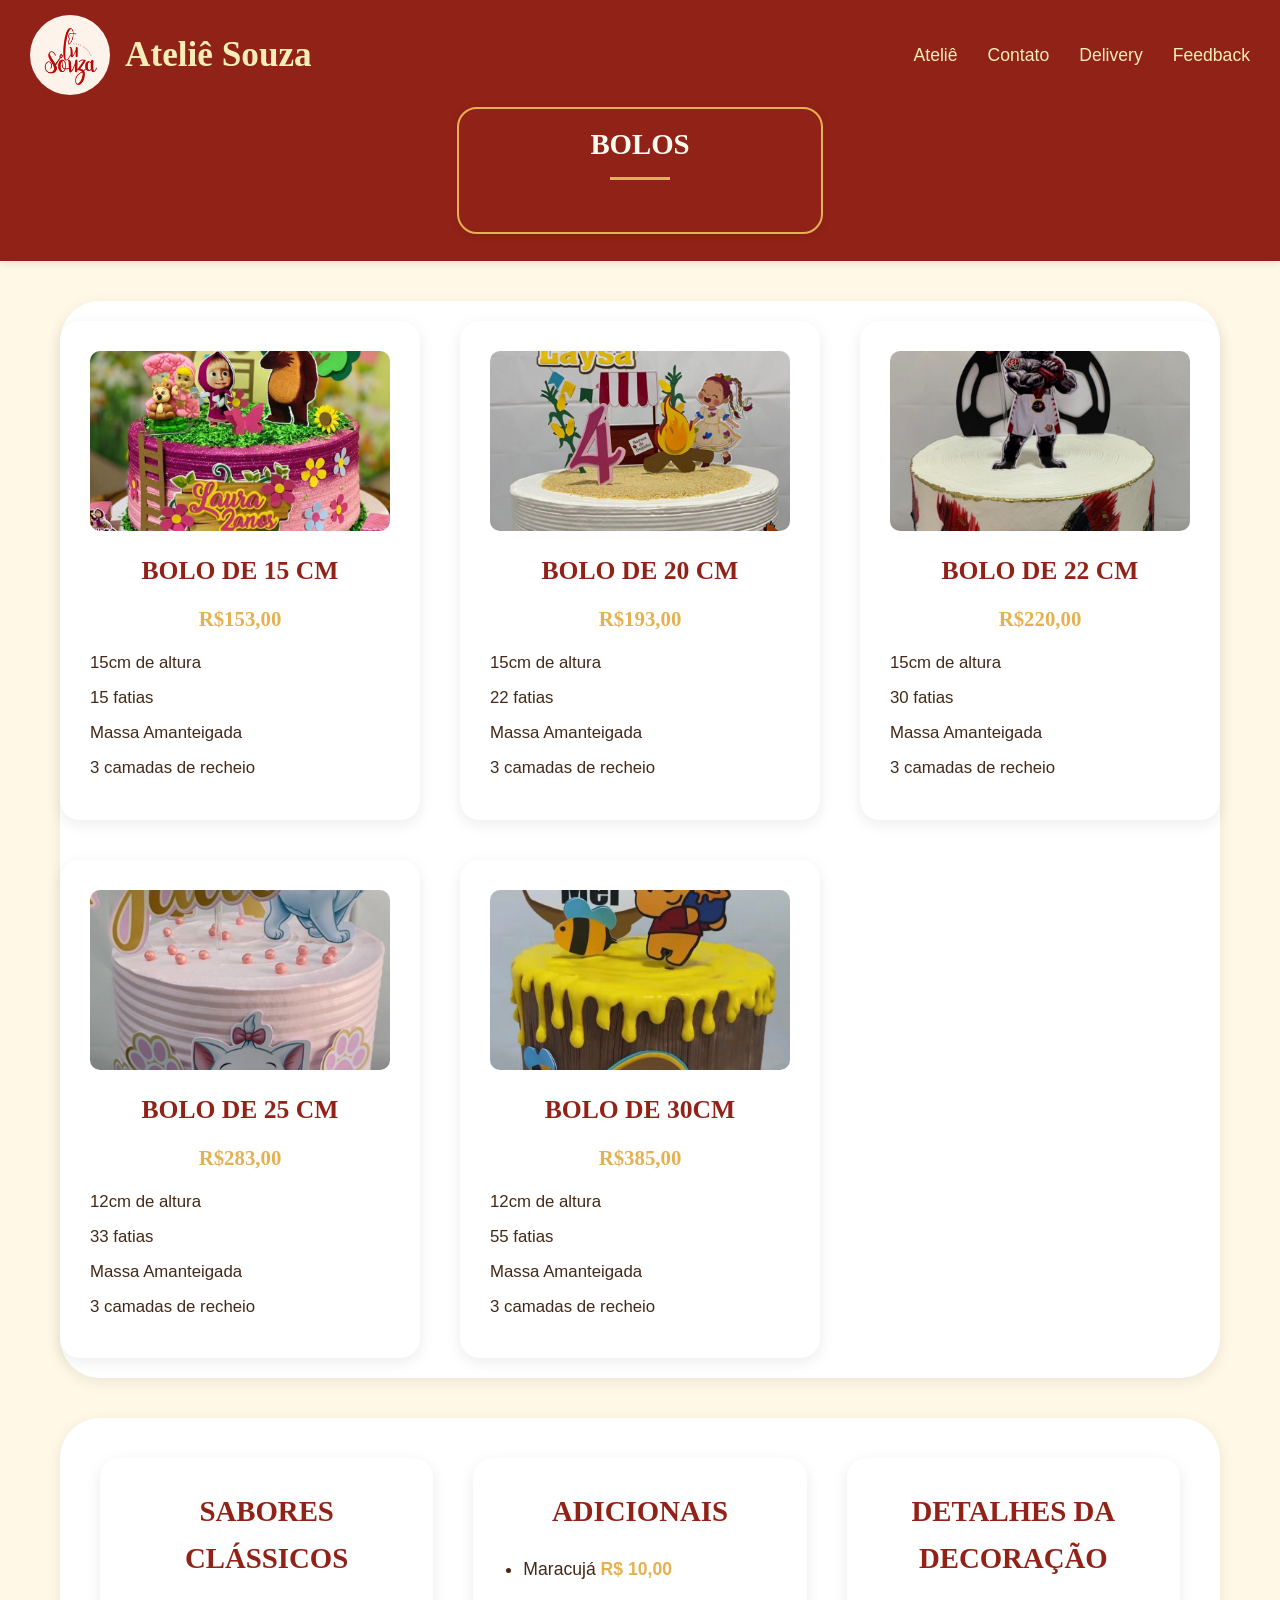
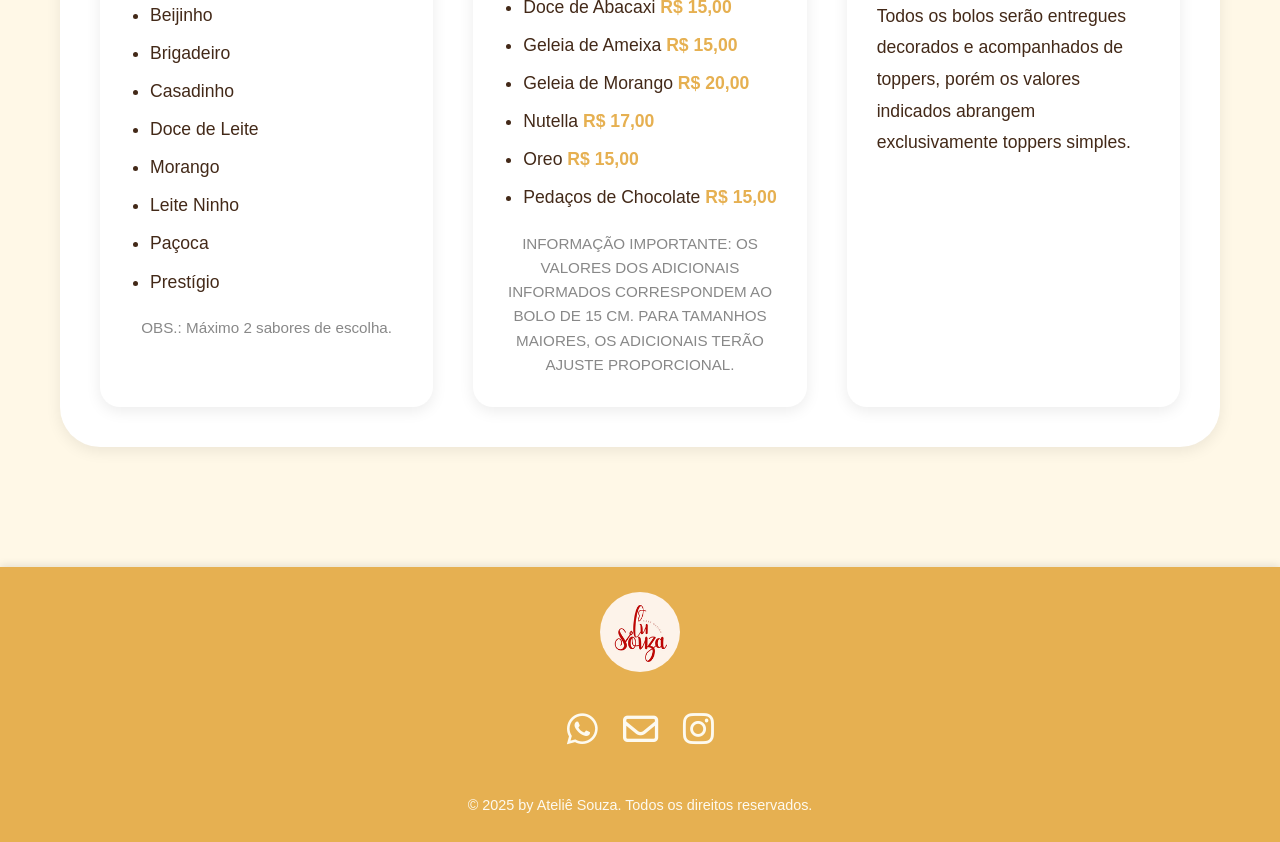
<file: bolos.html>
<!DOCTYPE html>
<html lang="pt-br">
<head>
    <meta charset="UTF-8">
    <meta name="viewport" content="width=device-width, initial-scale=1.0">
    <link rel="stylesheet" href="style.css">
    <link rel="stylesheet" href="https://cdnjs.cloudflare.com/ajax/libs/font-awesome/6.7.2/css/all.min.css" integrity="sha512-Evv84Mr4kqVGRNSgIGL/F/aIDqQb7xQ2vcrdIwxfjThSH8CSR7PBEakCr51Ck+w+/U6swU2Im1vVX0SVk9ABhg==" crossorigin="anonymous" referrerpolicy="no-referrer" />
    <title>Ateliê Souza - Bolos</title>
</head>
<body>
    <header>
        <div class="header-content">
            <a href="index.html" class="logo-link">
                <img src="img/logo-icon.ico" alt="Logo Ateliê Souza" width="100" height="100">
                <h1>Ateliê Souza</h1>
            </a>
            <nav class="main-nav">
                <ul>
                    <li><a href="index.html#sobre">Ateliê</a></li>
                    <li><a href="index.html#contato">Contato</a></li>
                    <li><a href="index.html#delivery">Delivery</a></li>
                    <li><a href="index.html#feedback">Feedback</a></li>
                </ul>
            </nav>
        </div>
        <div class="page-title">
            <h2>BOLOS</h2>
        </div>
    </header>

    <main>
        <section class="produto-list-bolos">
            <div class="bolo-card">
                <img src="img/BOLO15CM.jpg" alt="Bolo de 15 CM">
                <h3>BOLO DE 15 CM</h3>
                <h4>R$153,00</h4>
                <ul>
                    <li>15cm de altura</li>
                    <li>15 fatias</li>
                    <li>Massa Amanteigada</li>
                    <li>3 camadas de recheio</li>
                </ul>
            </div>

            <div class="bolo-card">
                <img src="img/BOLO20CM.jpg" alt="Bolo de 20 CM">
                <h3>BOLO DE 20 CM</h3>
                <h4>R$193,00</h4>
                <ul>
                    <li>15cm de altura</li>
                    <li>22 fatias</li>
                    <li>Massa Amanteigada</li>
                    <li>3 camadas de recheio</li>
                </ul>
            </div>

            <div class="bolo-card">
                <img src="img/BOLO22CM.jpg" alt="Bolo de 22 CM">
                <h3>BOLO DE 22 CM</h3>
                <h4>R$220,00</h4>
                <ul>
                    <li>15cm de altura</li>
                    <li>30 fatias</li>
                    <li>Massa Amanteigada</li>
                    <li>3 camadas de recheio</li>
                </ul>
            </div>

            <div class="bolo-card">
                <img src="img/BOLO25CM.jpg" alt="Bolo de 25 CM">
                <h3>BOLO DE 25 CM</h3>
                <h4>R$283,00</h4>
                <ul>
                    <li>12cm de altura</li>
                    <li>33 fatias</li>
                    <li>Massa Amanteigada</li>
                    <li>3 camadas de recheio</li>
                </ul>
            </div>

            <div class="bolo-card">
                <img src="img/BOLO30CM.jpg" alt="Bolo de 30 CM">
                <h3>BOLO DE 30CM</h3>
                <h4>R$385,00</h4>
                <ul>
                    <li>12cm de altura</li>
                    <li>55 fatias</li>
                    <li>Massa Amanteigada</li>
                    <li>3 camadas de recheio</li>
                </ul>
            </div>
        </section>

        <section class="bolo-options">
            <div class="sabores-section">
                <h3>SABORES CLÁSSICOS</h3>
                <ul>
                    <li>Beijinho</li>
                    <li>Brigadeiro</li>
                    <li>Casadinho</li>
                    <li>Doce de Leite</li>
                    <li>Morango</li>
                    <li>Leite Ninho</li>
                    <li>Paçoca</li>
                    <li>Prestígio</li>
                </ul>
                <p class="note">OBS.: Máximo 2 sabores de escolha.</p>
            </div>

            <div class="add-ons-section">
                <h3>ADICIONAIS</h3>
                <ul>
                    <li>Maracujá <span>R$ 10,00</span></li>
                    <li>Doce de Abacaxi <span>R$ 15,00</span></li>
                    <li>Geleia de Ameixa <span>R$ 15,00</span></li>
                    <li>Geleia de Morango <span>R$ 20,00</span></li>
                    <li>Nutella <span>R$ 17,00</span></li>
                    <li>Oreo <span>R$ 15,00</span></li>
                    <li>Pedaços de Chocolate <span>R$ 15,00</span></li>
                </ul>
                <p class="important-info">INFORMAÇÃO IMPORTANTE: OS VALORES DOS ADICIONAIS INFORMADOS CORRESPONDEM AO BOLO DE 15 CM. PARA TAMANHOS MAIORES, OS ADICIONAIS TERÃO AJUSTE PROPORCIONAL.</p>
            </div>

            <div class="decoracao-info">
                <h3>DETALHES DA DECORAÇÃO</h3>
                <p>Todos os bolos serão entregues decorados e acompanhados de toppers, porém os valores indicados abrangem exclusivamente toppers simples.</p>
            </div>
        </section>
    </main>

    <footer>
        <div class="footer-content" id="contato">
            <img src="img/logo-icon.ico" alt="Logo do Ateliê Souza" width="85" height="80">

            <div class="social-links">
                <a href="#" target="_blank" aria-label="WhatsApp">
                    <i class="fa-brands fa-whatsapp"></i>
                </a>
                <a href="#" target="_blank" aria-label="Email">
                    <i class="fa-regular fa-envelope"></i>
                </a>
                <a href="#" target="_blank" aria-label="Instagram">
                    <i class="fa-brands fa-instagram"></i>
                </a>
            </div>
            <p>&copy; 2025 by Ateliê Souza. Todos os direitos reservados.</p>
        </div>
    </footer>
</body>
</html>
</file>
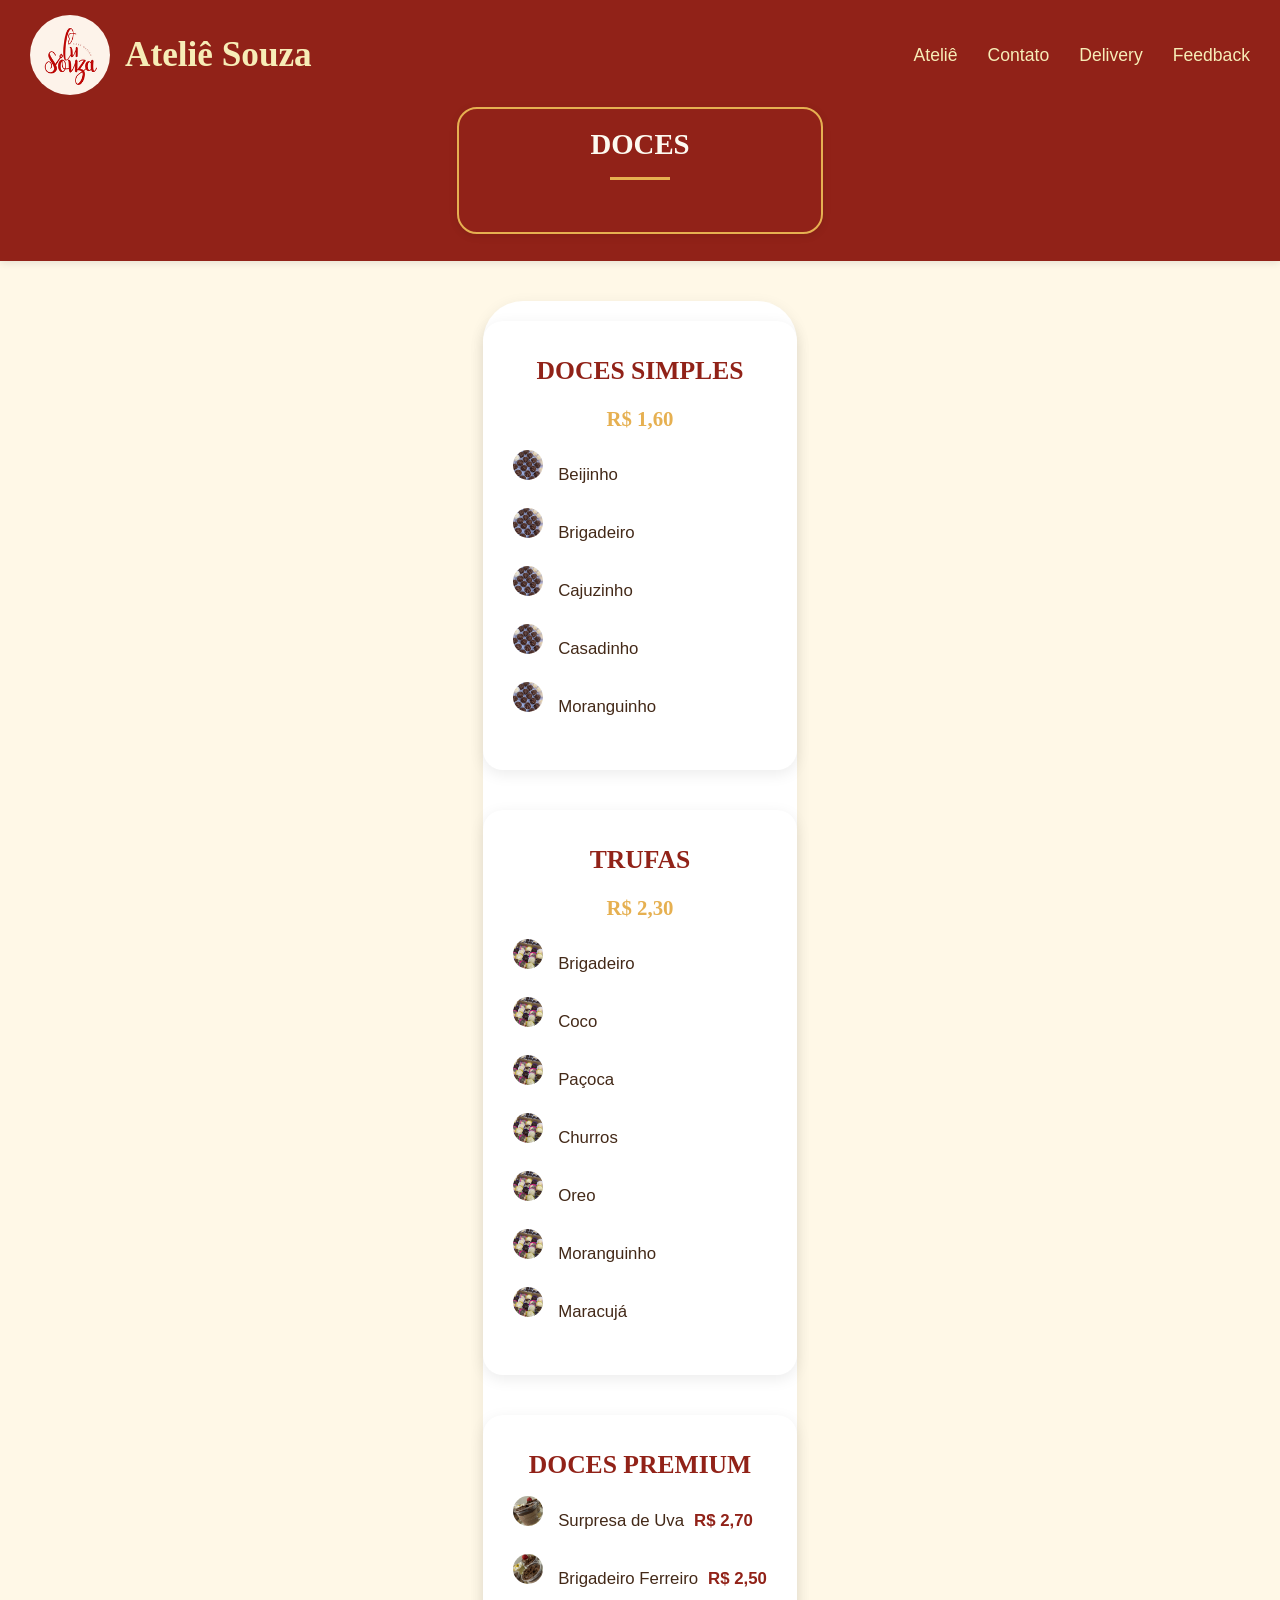
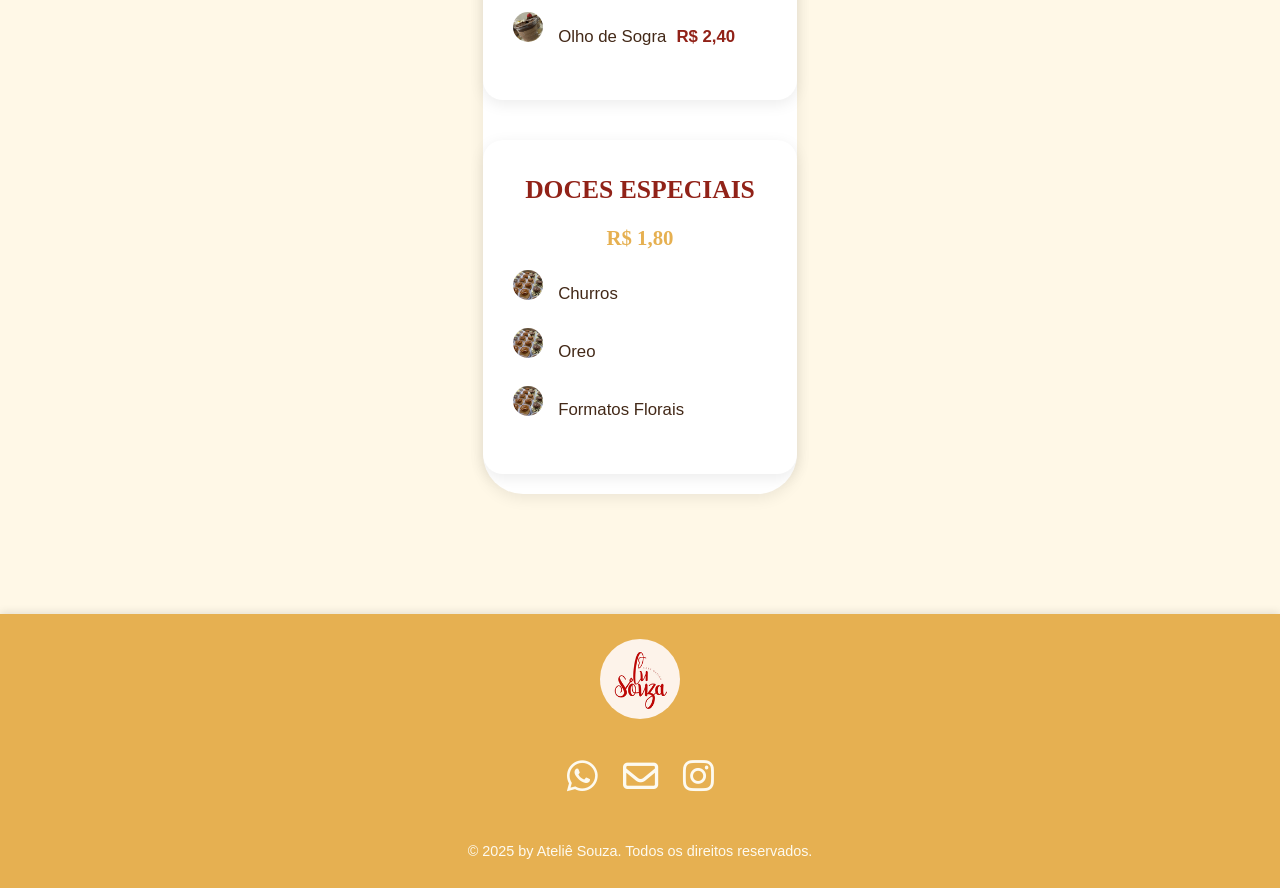
<file: doces.html>
<!DOCTYPE html>
<html lang="pt-br">
<head>
    <meta charset="UTF-8">
    <meta name="viewport" content="width=device-width, initial-scale=1.0">
    <link rel="stylesheet" href="style.css">
    <link rel="stylesheet" href="https://cdnjs.cloudflare.com/ajax/libs/font-awesome/6.7.2/css/all.min.css" integrity="sha512-Evv84Mr4kqVGRNSgIGL/F/aIDqQb7xQ2vcrdIwxfjThSH8CSR7PBEakCr51Ck+w+/U6swU2Im1vVX0SVk9ABhg==" crossorigin="anonymous" referrerpolicy="no-referrer" />
    <title>Ateliê Souza - Doces</title>
</head>
<body>
    <header>
        <div class="header-content">
            <a href="index.html" class="logo-link">
                <img src="img/logo-icon.ico" alt="Logo Ateliê Souza" width="100" height="100">
                <h1>Ateliê Souza</h1>
            </a>
            <nav class="main-nav">
                <ul>
                    <li><a href="index.html#sobre">Ateliê</a></li>
                    <li><a href="index.html#contato">Contato</a></li>
                    <li><a href="index.html#delivery">Delivery</a></li>
                    <li><a href="index.html#feedback">Feedback</a></li>
                </ul>
            </nav>
        </div>
        <div class="page-title">
            <h2>DOCES</h2>
        </div>
    </header>

    <main>
        <section class="produto-categoria-list">
            <div class="produto-item-group">
                <h3>DOCES SIMPLES</h3>
                <h4>R$ 1,60</h4>
                <ul>
                    <li><img src="img/bridageiros&beijinhos.jpg" alt="Beijinho"> Beijinho</li>
                    <li><img src="img/bridageiros&beijinhos.jpg" alt="Brigadeiro"> Brigadeiro</li>
                    <li><img src="img/bridageiros&beijinhos.jpg" alt="Cajuzinho"> Cajuzinho</li>
                    <li><img src="img/bridageiros&beijinhos.jpg" alt="Casadinho"> Casadinho</li>
                    <li><img src="img/bridageiros&beijinhos.jpg" alt="Moranguinho"> Moranguinho</li>
                </ul>
            </div>

            <div class="produto-item-group">
                <h3>TRUFAS</h3>
                <h4>R$ 2,30</h4>
                <ul>
                    <li><img src="img/docesvariados.jpg" alt="Trufa Brigadeiro"> Brigadeiro</li>
                    <li><img src="img/docesvariados.jpg" alt="Trufa Coco"> Coco</li>
                    <li><img src="img/docesvariados.jpg" alt="Trufa Paçoca"> Paçoca</li>
                    <li><img src="img/docesvariados.jpg" alt="Trufa Churros"> Churros</li>
                    <li><img src="img/docesvariados.jpg" alt="Trufa Oreo"> Oreo</li>
                    <li><img src="img/docesvariados.jpg" alt="Trufa Moranguinho"> Moranguinho</li>
                    <li><img src="img/docesvariados.jpg" alt="Trufa Maracujá"> Maracujá</li>
                </ul>
            </div>

            <div class="produto-item-group">
                <h3>DOCES PREMIUM</h3>
                <ul>
                    <li><img src="img/bolonopotechoco1.jpg" alt="Surpresa de Uva"> Surpresa de Uva <span>R$ 2,70</span></li>
                    <li><img src="img/bolonopotechoco2.jpg" alt="Brigadeiro Ferreiro"> Brigadeiro Ferreiro <span>R$ 2,50</span></li>
                    <li><img src="img/bolonopotechoco1.jpg" alt="Olho de Sogra"> Olho de Sogra <span>R$ 2,40</span></li>
                </ul>
            </div>

            <div class="produto-item-group">
                <h3>DOCES ESPECIAIS</h3>
                <h4>R$ 1,80</h4>
                <ul>
                    <li><img src="img/doceamendoim.jpg" alt="Doce Churros"> Churros</li>
                    <li><img src="img/doceamendoim.jpg" alt="Doce Oreo"> Oreo</li>
                    <li><img src="img/doceamendoim.jpg" alt="Doces Formatos Florais"> Formatos Florais</li>
                </ul>
            </div>
        </section>
    </main>

    <footer>
        <div class="footer-content" id="contato">
            <img src="img/logo-icon.ico" alt="Logo do Ateliê Souza" width="85" height="80">

            <div class="social-links">
                <a href="#" target="_blank" aria-label="WhatsApp">
                    <i class="fa-brands fa-whatsapp"></i>
                </a>
                <a href="#" target="_blank" aria-label="Email">
                    <i class="fa-regular fa-envelope"></i>
                </a>
                <a href="#" target="_blank" aria-label="Instagram">
                    <i class="fa-brands fa-instagram"></i>
                </a>
            </div>
            <p>&copy; 2025 by Ateliê Souza. Todos os direitos reservados.</p>
        </div>
    </footer>
</body>
</html>
</file>
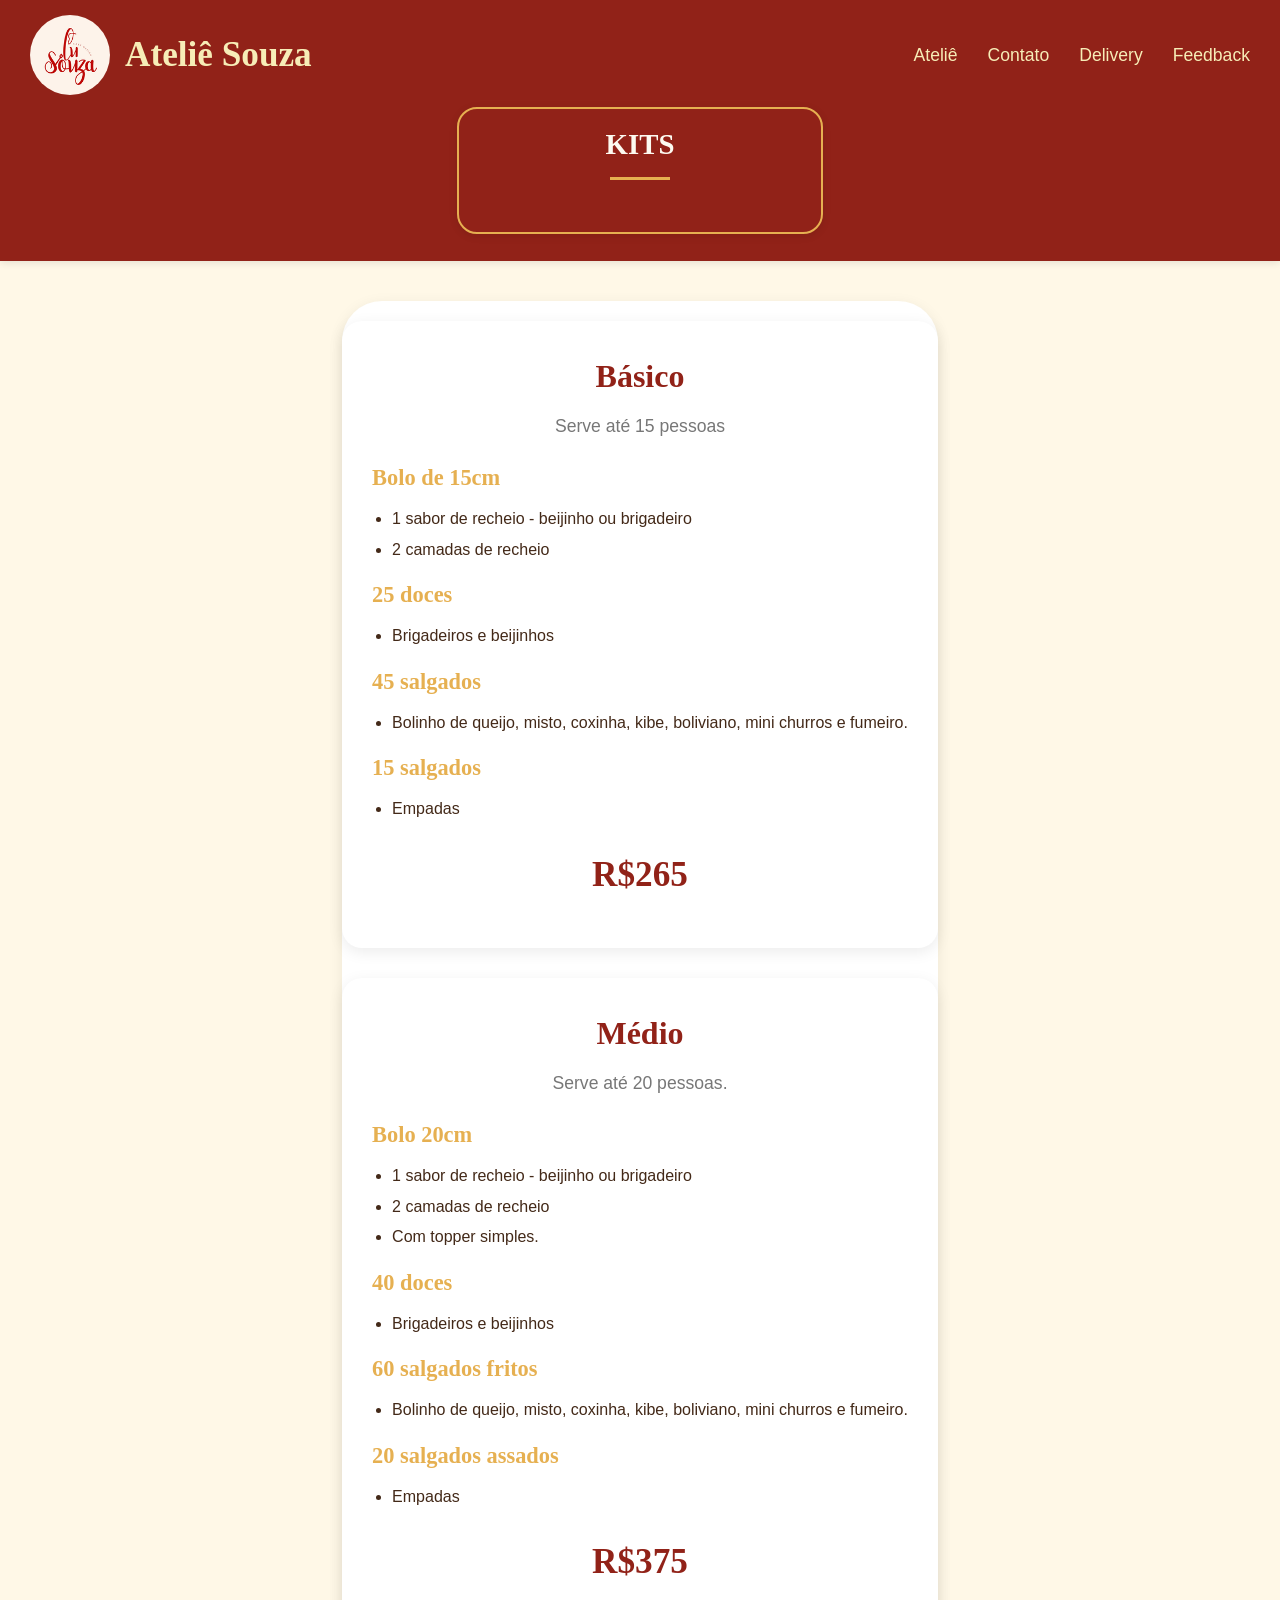
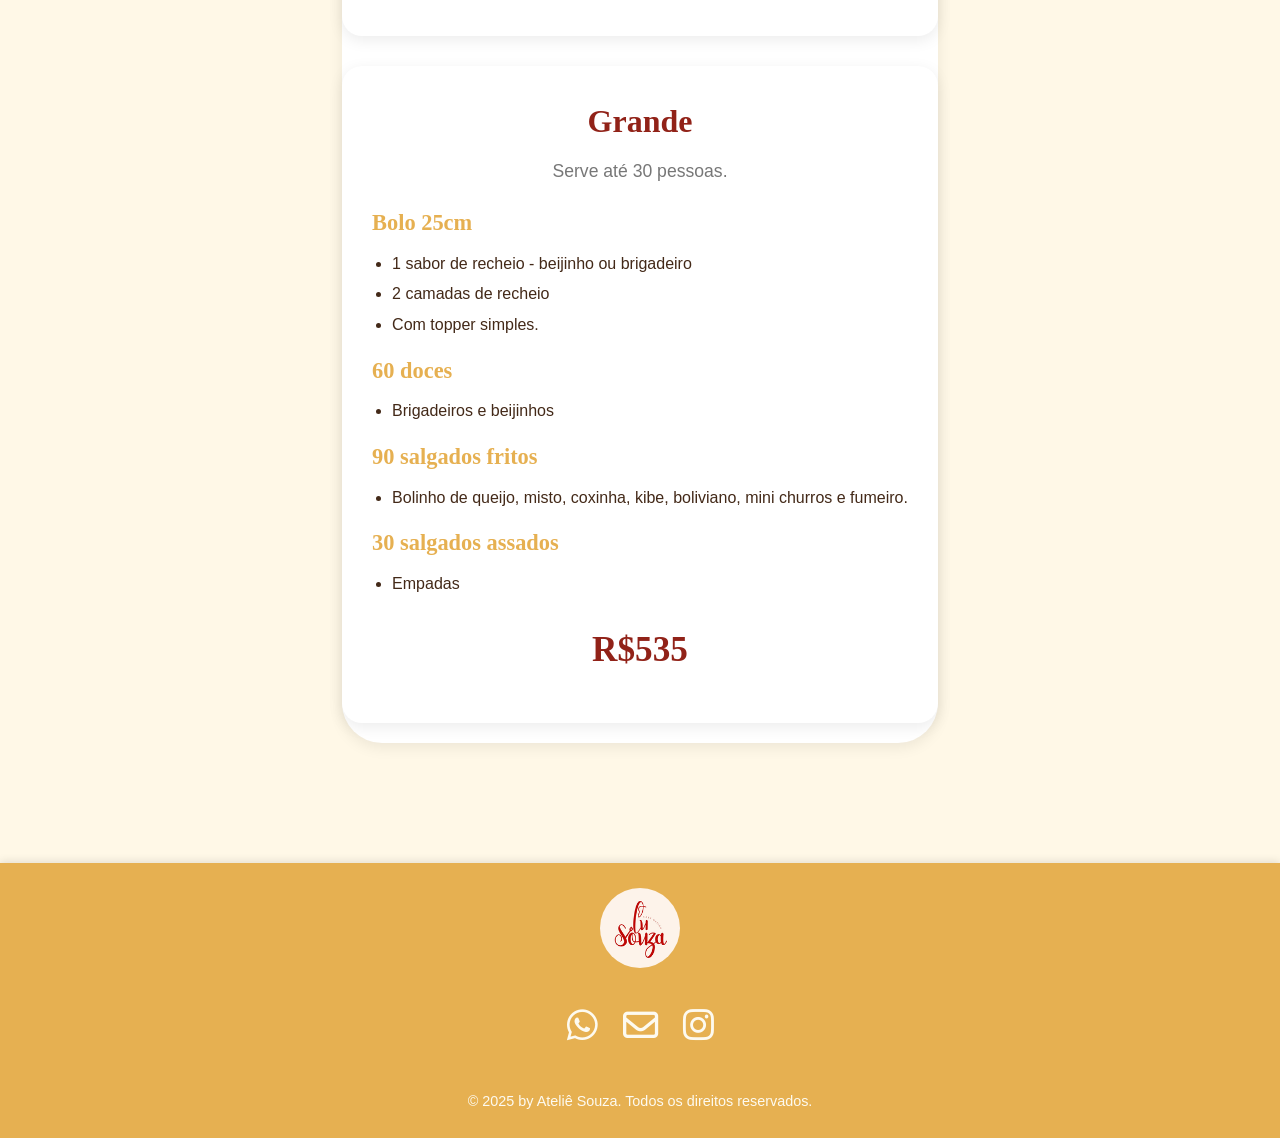
<file: kits.html>
<!DOCTYPE html>
<html lang="pt-br">
<head>
    <meta charset="UTF-8">
    <meta name="viewport" content="width=device-width, initial-scale=1.0">
    <link rel="stylesheet" href="style.css">
    <link rel="stylesheet" href="https://cdnjs.cloudflare.com/ajax/libs/font-awesome/6.7.2/css/all.min.css" integrity="sha512-Evv84Mr4kqVGRNSgIGL/F/aIDqQb7xQ2vcrdIwxfjThSH8CSR7PBEakCr51Ck+w+/U6swU2Im1vVX0SVk9ABhg==" crossorigin="anonymous" referrerpolicy="no-referrer" />
    <title>Ateliê Souza - Kits</title>
</head>
<body>
    <header>
        <div class="header-content">
            <a href="index.html" class="logo-link">
                <img src="img/logo-icon.ico" alt="Logo Ateliê Souza" width="100" height="100">
                <h1>Ateliê Souza</h1>
            </a>
            <nav class="main-nav">
                <ul>
                    <li><a href="index.html#sobre">Ateliê</a></li>
                    <li><a href="index.html#contato">Contato</a></li>
                    <li><a href="index.html#delivery">Delivery</a></li>
                    <li><a href="index.html#feedback">Feedback</a></li>
                </ul>
            </nav>
        </div>
        <div class="page-title">
            <h2>KITS</h2>
        </div>
    </header>

    <main>
        <section class="kits-list">
            <div class="kit-card">
                <h3>Básico</h3>
                <p>Serve até 15 pessoas</p>
                <h4>Bolo de 15cm</h4>
                <ul>
                    <li>1 sabor de recheio - beijinho ou brigadeiro</li>
                    <li>2 camadas de recheio</li>
                </ul>
                <h4>25 doces</h4>
                <ul>
                    <li>Brigadeiros e beijinhos</li>
                </ul>
                <h4>45 salgados</h4>
                <ul>
                    <li>Bolinho de queijo, misto, coxinha, kibe, boliviano, mini churros e fumeiro.</li>
                </ul>
                <h4>15 salgados</h4>
                <ul>
                    <li>Empadas</li>
                </ul>
                <h5 class="price">R$265</h5>
            </div>

            <div class="kit-card">
                <h3>Médio</h3>
                <p>Serve até 20 pessoas.</p>
                <h4>Bolo 20cm</h4>
                <ul>
                    <li>1 sabor de recheio - beijinho ou brigadeiro</li>
                    <li>2 camadas de recheio</li>
                    <li>Com topper simples.</li>
                </ul>
                <h4>40 doces</h4>
                <ul>
                    <li>Brigadeiros e beijinhos</li>
                </ul>
                <h4>60 salgados fritos</h4>
                <ul>
                    <li>Bolinho de queijo, misto, coxinha, kibe, boliviano, mini churros e fumeiro.</li>
                </ul>
                <h4>20 salgados assados</h4>
                <ul>
                    <li>Empadas</li>
                </ul>
                <h5 class="price">R$375</h5>
            </div>

            <div class="kit-card">
                <h3>Grande</h3>
                <p>Serve até 30 pessoas.</p>
                <h4>Bolo 25cm</h4>
                <ul>
                    <li>1 sabor de recheio - beijinho ou brigadeiro</li>
                    <li>2 camadas de recheio</li>
                    <li>Com topper simples.</li>
                </ul>
                <h4>60 doces</h4>
                <ul>
                    <li>Brigadeiros e beijinhos</li>
                </ul>
                <h4>90 salgados fritos</h4>
                <ul>
                    <li>Bolinho de queijo, misto, coxinha, kibe, boliviano, mini churros e fumeiro.</li>
                </ul>
                <h4>30 salgados assados</h4>
                <ul>
                    <li>Empadas</li>
                </ul>
                <h5 class="price">R$535</h5>
            </div>
        </section>
    </main>

    <footer>
        <div class="footer-content" id="contato">
            <img src="img/logo-icon.ico" alt="Logo do Ateliê Souza" width="85" height="80">

            <div class="social-links">
                <a href="#" target="_blank" aria-label="WhatsApp">
                    <i class="fa-brands fa-whatsapp"></i>
                </a>
                <a href="#" target="_blank" aria-label="Email">
                    <i class="fa-regular fa-envelope"></i>
                </a>
                <a href="#" target="_blank" aria-label="Instagram">
                    <i class="fa-brands fa-instagram"></i>
                </a>
            </div>
            <p>&copy; 2025 by Ateliê Souza. Todos os direitos reservados.</p>
        </div>
    </footer>
</body>
</html>
</file>
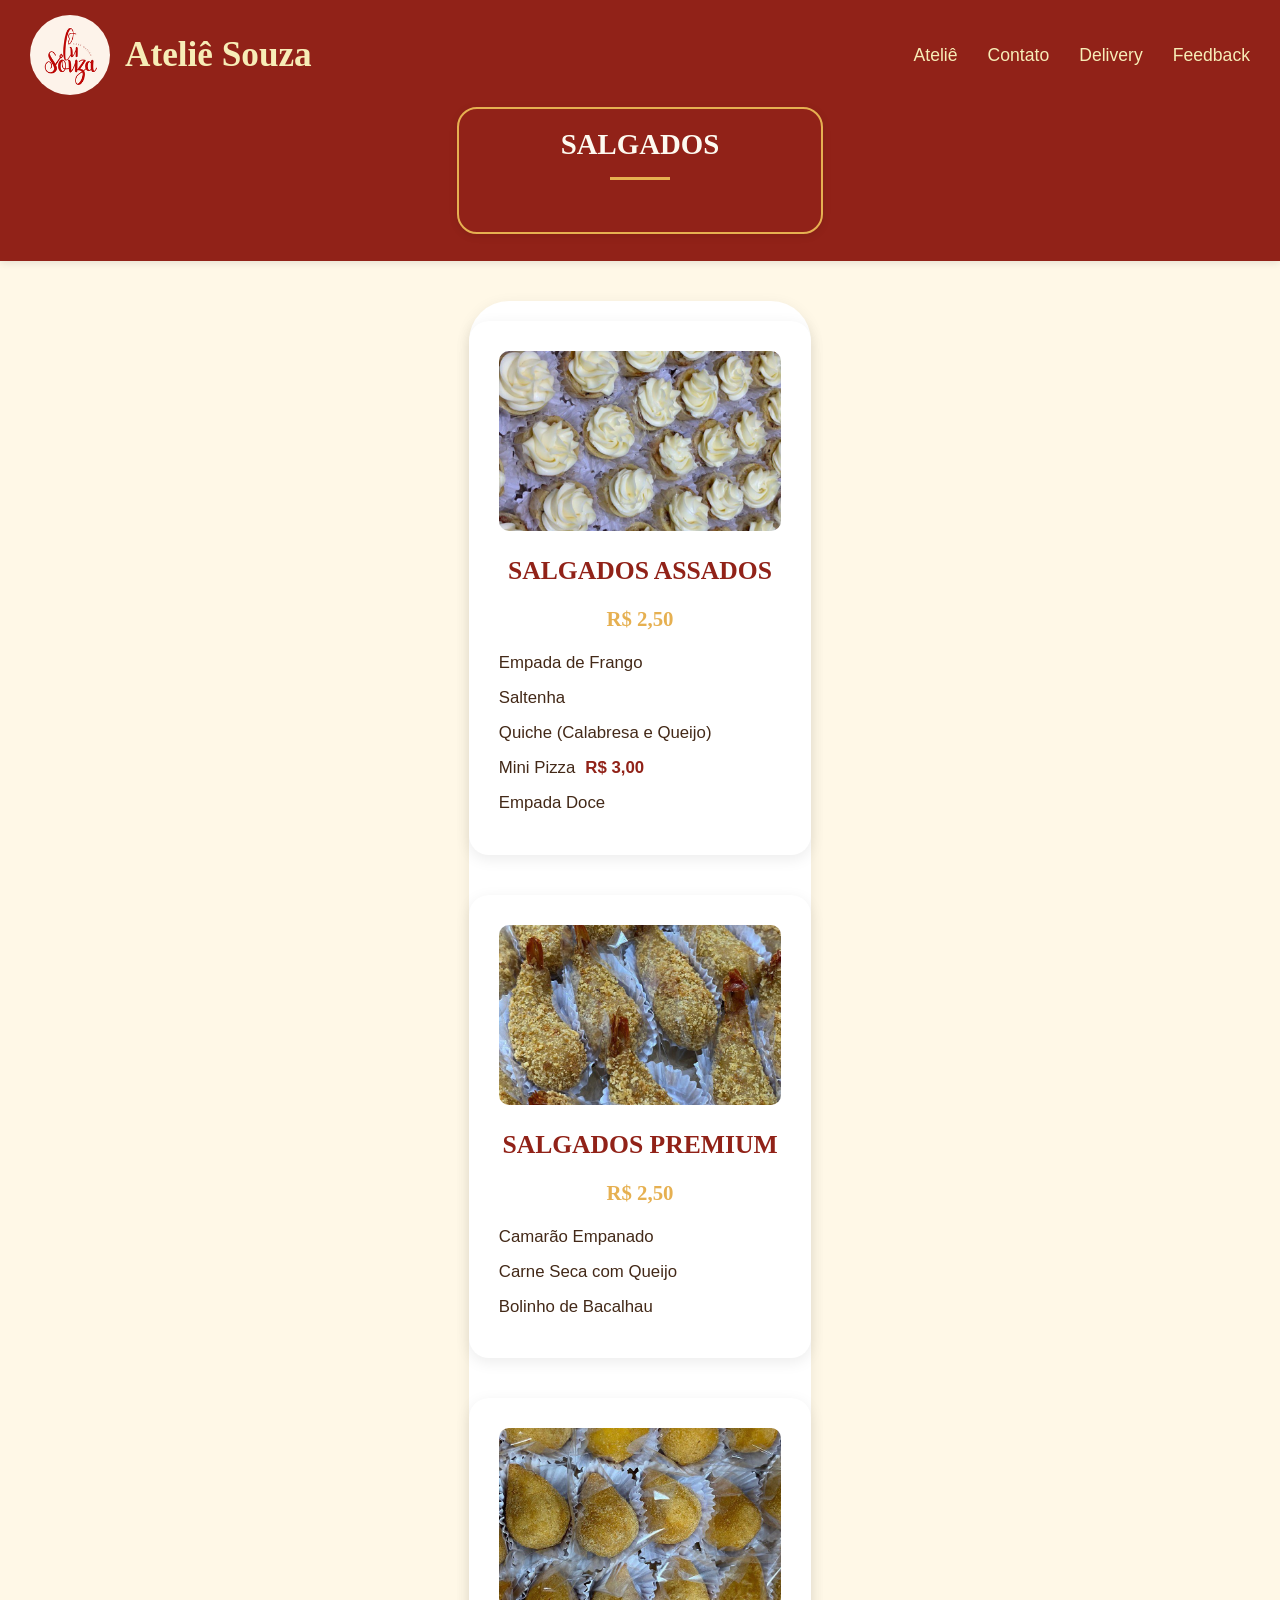
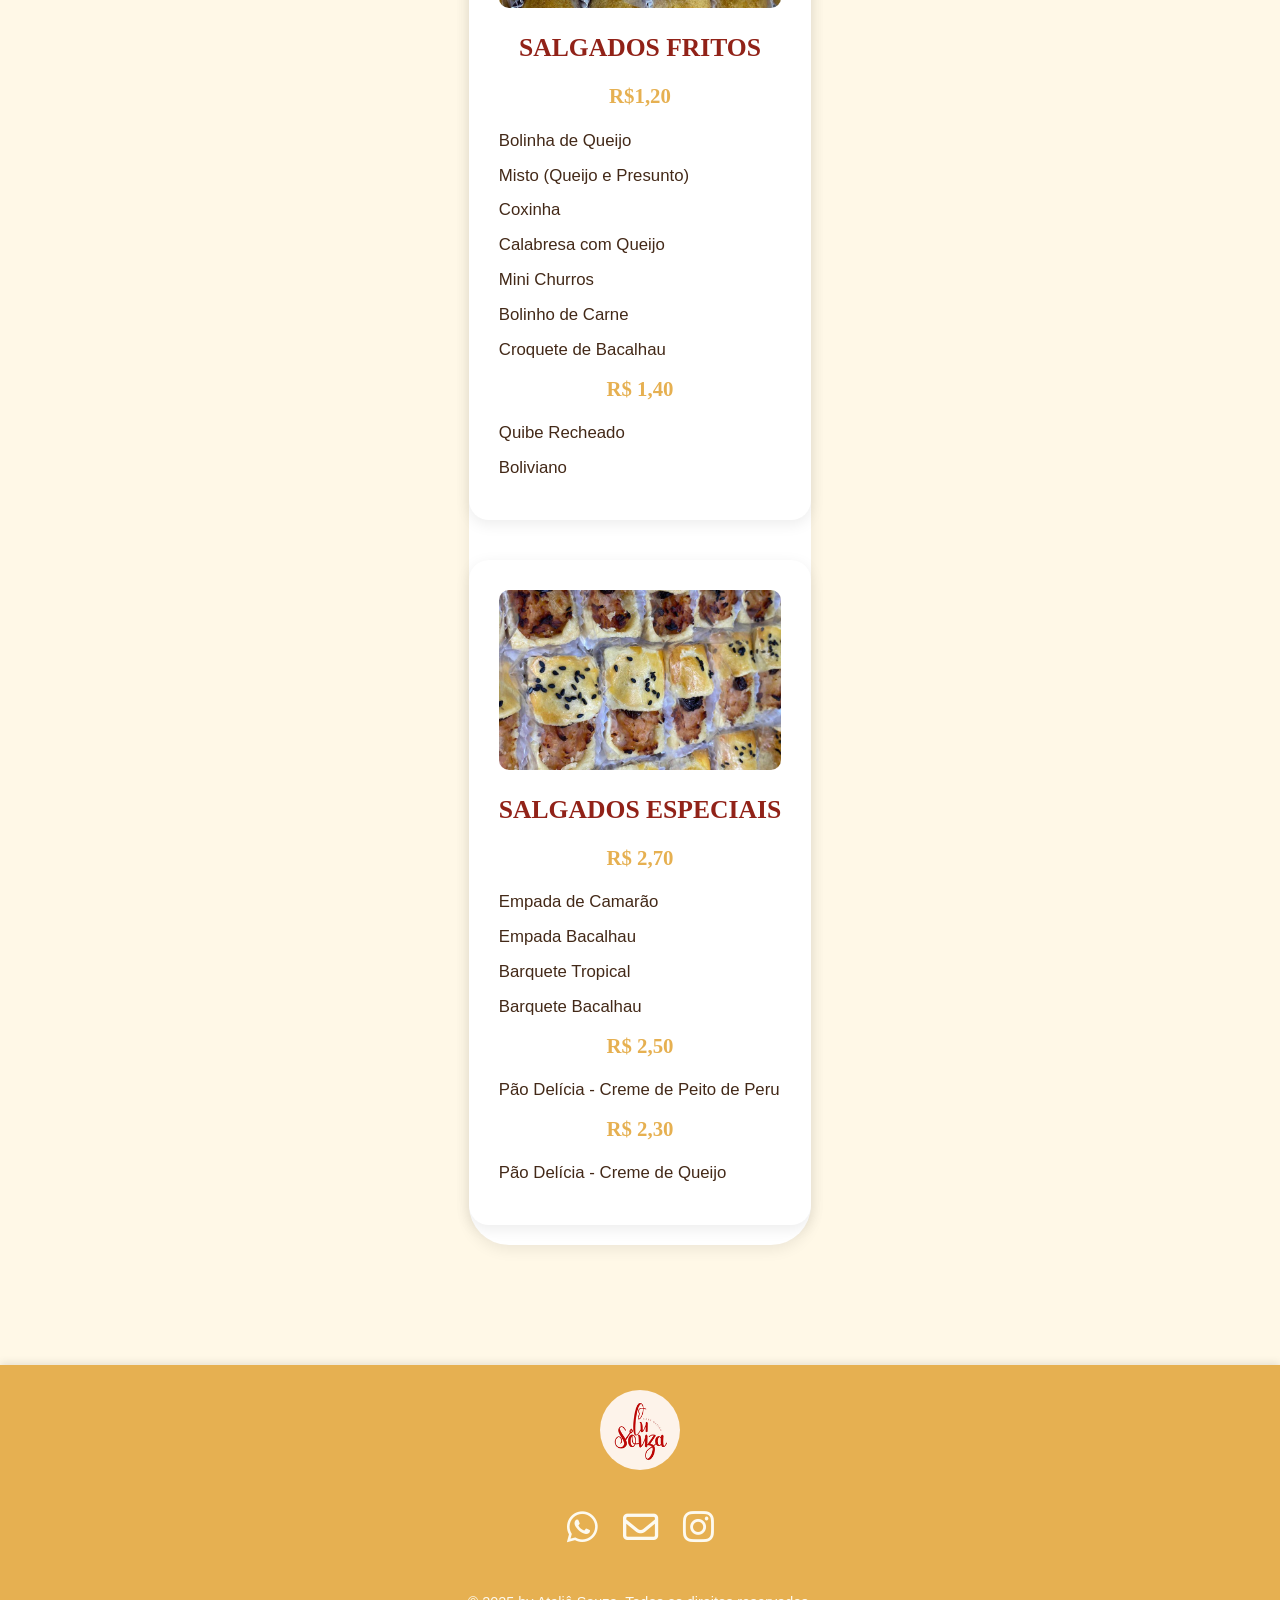
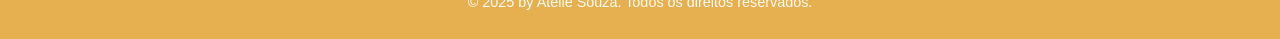
<file: salgados.html>
<!DOCTYPE html>
<html lang="pt-br">
<head>
    <meta charset="UTF-8">
    <meta name="viewport" content="width=device-width, initial-scale=1.0">
    <link rel="stylesheet" href="style.css">
    <link rel="stylesheet" href="https://cdnjs.cloudflare.com/ajax/libs/font-awesome/6.7.2/css/all.min.css" integrity="sha512-Evv84Mr4kqVGRNSgIGL/F/aIDqQb7xQ2vcrdIwxfjThSH8CSR7PBEakCr51Ck+w+/U6swU2Im1vVX0SVk9ABhg==" crossorigin="anonymous" referrerpolicy="no-referrer" />
    <title>Ateliê Souza - Salgados</title>
</head>
<body>
    <header>
        <div class="header-content">
            <a href="index.html" class="logo-link">
                <img src="img/logo-icon.ico" alt="Logo Ateliê Souza" width="100" height="100">
                <h1>Ateliê Souza</h1>
            </a>
            <nav class="main-nav">
                <ul>
                    <li><a href="index.html#sobre">Ateliê</a></li>
                    <li><a href="index.html#contato">Contato</a></li>
                    <li><a href="index.html#delivery">Delivery</a></li>
                    <li><a href="index.html#feedback">Feedback</a></li>
                </ul>
            </nav>
        </div>
        <div class="page-title">
            <h2>SALGADOS</h2>
        </div>
    </header>

    <main>
        <section class="produto-categoria-list">
            <div class="produto-item-group">
                <img src="img/salgadoquiche.jpg" alt="Salgados Assados">
                <h3>SALGADOS ASSADOS</h3>
                <h4>R$ 2,50</h4>
                <ul>
                    <li>Empada de Frango</li>
                    <li>Saltenha</li>
                    <li>Quiche (Calabresa e Queijo)</li>
                    <li>Mini Pizza <span>R$ 3,00</span></li>
                    <li>Empada Doce</li>
                </ul>
            </div>

            <div class="produto-item-group">
                <img src="img/camaraoempanado.jpg" alt="Salgados Premium">
                <h3>SALGADOS PREMIUM</h3>
                <h4>R$ 2,50</h4>
                <ul>
                    <li>Camarão Empanado</li>
                    <li>Carne Seca com Queijo</li>
                    <li>Bolinho de Bacalhau</li>
                </ul>
            </div>

            <div class="produto-item-group">
                <img src="img/coxinha.jpg" alt="Salgados Fritos">
                <h3>SALGADOS FRITOS</h3>
                <h4>R$1,20</h4>
                <ul>
                    <li>Bolinha de Queijo</li>
                    <li>Misto (Queijo e Presunto)</li>
                    <li>Coxinha</li>
                    <li>Calabresa com Queijo</li>
                    <li>Mini Churros</li>
                    <li>Bolinho de Carne</li>
                    <li>Croquete de Bacalhau</li>
                </ul>
                <h4>R$ 1,40</h4>
                <ul>
                    <li>Quibe Recheado</li>
                    <li>Boliviano</li>
                </ul>
            </div>

            <div class="produto-item-group">
                <img src="img/barquete_tropical.jpg" alt="Salgados Especiais">
                <h3>SALGADOS ESPECIAIS</h3>
                <h4>R$ 2,70</h4>
                <ul>
                    <li>Empada de Camarão</li>
                    <li>Empada Bacalhau</li>
                    <li>Barquete Tropical</li>
                    <li>Barquete Bacalhau</li>
                </ul>
                <h4>R$ 2,50</h4>
                <ul>
                    <li>Pão Delícia - Creme de Peito de Peru</li>
                </ul>
                <h4>R$ 2,30</h4>
                <ul>
                    <li>Pão Delícia - Creme de Queijo</li>
                </ul>
            </div>
        </section>
    </main>

    <footer>
        <div class="footer-content" id="contato">
            <img src="img/logo-icon.ico" alt="Logo do Ateliê Souza" width="85" height="80">

            <div class="social-links">
                <a href="#" target="_blank" aria-label="WhatsApp">
                    <i class="fa-brands fa-whatsapp"></i>
                </a>
                <a href="#" target="_blank" aria-label="Email">
                    <i class="fa-regular fa-envelope"></i>
                </a>
                <a href="#" target="_blank" aria-label="Instagram">
                    <i class="fa-brands fa-instagram"></i>
                </a>
            </div>
            <p>&copy; 2025 by Ateliê Souza. Todos os direitos reservados.</p>
        </div>
    </footer>
</body>
</html>
</file>
<file: style.css>
/* Variáveis para o tema claro */
:root {
    --primary-color: #912218; /* header */
    --secondary-color: #E6B051; /* footer */
    --accent-color: #F7EDB7; /* destaque */
    --text-dark: #432918; /* texto principal escuro */
    --text-light: #fdfaf0; /* texto claro */
    --bg-light: #fff8e7; /* fundo claro */
    --bg-white: #ffffff; /* fundo de seções */
    --border-color: #e0e0e0;
}

/* Variáveis para o tema escuro */
body.dark-mode {
    --primary-color: #9d1f14; /* Cor primária mais escura */
    --secondary-color: #b38b3d; /* Cor secundária ajustada */
    --accent-color: #c4b68e; /* Destaque mais suave */
    --text-dark: #fdfaf0; /* Texto claro para o modo escuro */
    --text-light: #432918; /* Texto escuro para elementos de destaque */
    --bg-light: #2c2c2c; /* Fundo principal escuro */
    --bg-white: #3a3a3a; /* Fundo de seções escuro */
    --border-color: #555;
}

* {
    margin: 0;
    padding: 0;
    box-sizing: border-box;
    scroll-behavior: smooth;
}

#dark-mode-toggle {
    background: none;
    border: none;
    color: var(--accent-color); 
    font-size: 1.3em;
    cursor: pointer;
    margin-left: 20px; 
    transition: color 0.3s ease;
}

#dark-mode-toggle:hover {
    color: var(--secondary-color); 
}

body.dark-mode #dark-mode-toggle .fa-moon {
    display: none; 
}

body.dark-mode #dark-mode-toggle .fa-sun {
    display: inline-block; 
}

#dark-mode-toggle .fa-sun {
    display: none;
}

body {
    font-family: Poppins, sans-serif;
    background-color: var(--bg-light);
    color: var(--text-dark);
    line-height: 1.6;
    display: flex;
    flex-direction: column;
    min-height: 100vh;
    transition: background-color 0.3s ease, color 0.3s ease; 
}


a {
    text-decoration: none;
    color: var(--text-dark); 
    transition: color 0.3s ease;
}

a:hover {
    color: var(--primary-color);
}

img {
    max-width: 100%;
    height: auto;
    display: block;
}

h1, h2, h3, h4, h5, h6 {
    font-family: 'Playfair Display', serif; 
    color: var(--primary-color); 
    margin-bottom: 15px;
    text-align: center;
}

h2 {
    border-radius: 40px;
    font-size: 2.3em;
    margin-bottom: 30px;
    position: relative;
    padding-bottom: 10px;
}

h2::after {
    content: '';
    display: block;
    width: 60px;
    height: 3px;
    background-color: var(--secondary-color); 
    margin: 10px auto 0;
}

header {
    background-color: var(--primary-color); 
    color: var(--accent-color); 
    padding: 15px 30px;
    box-shadow: 0 2px 8px rgba(0, 0, 0, 0.1);
}

.header-content {
    display: flex;
    justify-content: space-between;
    align-items: center;
    max-width: 1400px;
    margin: 0 auto;
}

.logo-link {
    display: flex;
    align-items: center;
    color: var(--accent-color); 
    gap: 15px;
}

.logo-link img {
    border-radius: 50%;
    width: 80px;
    height: 80px;
    object-fit: cover;
}

.logo-link h1 {
    margin: 0;
    font-size: 2.2em;
    font-family: 'Playfair Display', serif;
    color: var(--accent-color); 
}

.main-nav ul {
    list-style: none;
    display: flex;
    gap: 30px;
}

.main-nav a {
    color: var(--accent-color); 
    font-weight: 500;
    font-size: 1.1em;
    padding: 5px 0;
    position: relative;
}

.main-nav a::after {
    content: '';
    position: absolute;
    bottom: 0;
    left: 0;
    width: 0;
    height: 2px;
    background-color: var(--secondary-color); 
    transition: width 0.3s ease-in-out;
}

.main-nav a:hover::after {
    width: 100%;
}

.page-title {
    border: 2px solid var(--secondary-color); 
    text-align: center;
    border-radius: 20px;
    box-shadow: 0 2px 8px rgba(0, 0, 0, 0.1);
    position: relative;
    max-width: 30%;
    margin: 12px auto;
    padding: 12px 0;
}

.page-title h2 {
    font-family: 'Playfair Display', serif;
    color: var(--text-light); 
    font-size: 1.8rem;
}

main {
    flex: 1;
    max-width: 1200px;
    margin: 40px auto;
    padding: 0 20px;
}

section {
    background-color: var(--bg-white); 
    border-radius: 40px;
    box-shadow: 0 4px 15px rgba(0, 0, 0, 0.08);
    padding: 40px;
    margin-bottom: 40px;
    text-align: center;
    transition: background-color 0.3s ease, box-shadow 0.3s ease; 
}

.about-section .text-content {
    max-width: 800px;
    margin: 0 auto;
    text-align: justify;
}

.about-section p {
    font-size: 1.1em;
    margin-bottom: 15px;
    color: var(--text-dark); 
}
.about-section p.paladar {
    font-size: 1.2em;
    font-weight: bold;
    color: var(--primary-color); 
    text-align: center;
    margin-top: 20px;
}
.about-section p strong {
    color: var(--primary-color); 
}

.produto-grid,
.categoria-grid,
.kits-list,
.produto-categoria-list,
.produto-list-bolos {
    display: grid;
    gap: 30px;
    justify-content: center;
    grid-template-columns: repeat(auto-fit, minmax(200px, 1fr));
    padding: 20px 0;
}

.produto-grid img{
    width: 100%;
    height: 220px;
    object-fit: cover;
    border-radius: 3px;
    margin-bottom: 15px;
}

.categoria-grid {
    grid-template-columns: repeat(auto-fit, minmax(300px, 1fr));
}

.categoria-card {
    display: block;
    background-color: var(--bg-light); 
    border-radius: 15px;
    box-shadow: 0 2px 10px rgba(0, 0, 0, 0.05);
    text-align: center;
    transition: transform 0.3s ease, box-shadow 0.3s ease, background-color 0.3s ease; /* Transição suave */
    overflow: hidden;
}

.categoria-card:hover {
    transform: translateY(-5px);
    box-shadow: 0 6px 20px rgba(0, 0, 0, 0.1);
}

body.dark-mode .categoria-card {
    background-color: #4a4a4a; 
    box-shadow: 0 2px 10px rgba(255, 255, 255, 0.1);
}

body.dark-mode .categoria-card h3 {
    color: var(--accent-color); 
}

.categoria-card img {
    width: 100%;
    height: 200px;
    object-fit: cover;
    border-radius: 15px 15px 0 0;
}

.categoria-card h3 {
    margin: 15px 0 20px;
    font-size: 1.4em;
    color: var(--primary-color); 
}

.info-section .info-details {
    max-width: 800px;
    margin: 0 auto;
    text-align: left;
}

.info-section h3 {
    font-size: 1.5em;
    color: var(--primary-color); 
    margin-top: 30px;
    margin-bottom: 10px;
    text-align: center;
}

.info-section h4 {
    font-size: 1.2em;
    color: var(--secondary-color); 
    margin-top: 20px;
    text-align: left;
}

.info-section p, .info-section ul {
    font-size: 1em;
    color: var(--text-dark); 
    margin-bottom: 10px;
}

.info-section ul {
    list-style: disc;
    margin-left: 20px;
}

.info-section ul li {
    margin-bottom: 5px;
}

.feedback-section {
    padding: 40px;
    background-color: var(--bg-white); 
    border-radius: 40px;
    box-shadow: 0 4px 15px rgba(0, 0, 0, 0.08);
    text-align: center;
}

.feedback-section .text-feedback p {
    font-size: 1.1em;
    color: var(--text-dark); 
    margin-bottom: 25px;
}

.feedback-section form {
    max-width: 600px;
    margin: 0 auto;
    text-align: left;
}

.feedback-section label {
    display: block;
    margin-bottom: 8px;
    font-weight: bold;
    color: var(--text-dark); 
}

.feedback-section input[type="text"],
.feedback-section input[type="email"],
.feedback-section textarea {
    width: 100%;
    padding: 12px;
    margin-bottom: 15px;
    border: 1px solid var(--border-color); 
    border-radius: 8px;
    font-size: 1em;
    background-color: var(--bg-light); 
    color: var(--text-dark); 
    transition: border-color 0.3s ease, background-color 0.3s ease;
}

body.dark-mode .feedback-section input[type="text"],
body.dark-mode .feedback-section input[type="email"],
body.dark-mode .feedback-section textarea {
    background-color: #555;
    color: var(--text-dark); 
    border-color: #666;
}

.feedback-section input[type="text"]:focus,
.feedback-section input[type="email"]:focus,
.feedback-section textarea:focus {
    border-color: var(--primary-color);
    outline: none;
}

.feedback-section .satisfacao {
    margin-bottom: 20px;
}

.feedback-section .satisfacao p {
    font-weight: bold;
    margin-bottom: 10px;
    color: var(--text-dark);
}

.feedback-section .satisfacao input[type="radio"] {
    margin-right: 8px;
}

.feedback-section .satisfacao label {
    display: inline-block;
    margin-right: 20px;
    font-weight: normal;
    color: var(--text-dark);
}

.feedback-section button[type="submit"] {
    background-color: var(--primary-color);
    color: var(--text-light);
    padding: 12px 25px;
    border: none;
    border-radius: 8px;
    cursor: pointer;
    font-size: 1.1em;
    font-weight: bold;
    transition: background-color 0.3s ease;
}

.feedback-section button[type="submit"]:hover {
    background-color: var(--secondary-color);
}

.produto-categoria-list, .produto-list-bolos {
    display: grid;
    gap: 40px;
    grid-template-columns: repeat(auto-fit, minmax(280px, 1fr));
    justify-content: center;
}

.produto-item-group, .bolo-card {
    background-color: var(--bg-white);
    border-radius: 20px;
    box-shadow: 0 4px 15px rgba(0, 0, 0, 0.08);
    padding: 30px;
    text-align: center;
    transition: transform 0.3s ease, box-shadow 0.3s ease, background-color 0.3s ease;
}

body.dark-mode .produto-item-group,
body.dark-mode .bolo-card {
    background-color: #3a3a3a;
    box-shadow: 0 4px 15px rgba(255, 255, 255, 0.08);
}

.produto-item-group:hover, .bolo-card:hover {
    transform: translateY(-5px);
    box-shadow: 0 6px 20px rgba(0, 0, 0, 0.1);
}

.produto-item-group img, .bolo-card img {
    width: 100%;
    height: 180px;
    object-fit: cover;
    border-radius: 10px;
    margin-bottom: 20px;
}

.produto-item-group h3, .bolo-card h3 {
    font-size: 1.6em;
    color: var(--primary-color);
    margin-bottom: 10px;
}

.produto-item-group h4, .bolo-card h4 {
    font-size: 1.3em;
    color: var(--secondary-color);
    margin-bottom: 15px;
}

.produto-item-group ul, .bolo-card ul {
    list-style: none; 
    padding: 0;
    margin-top: 10px;
    text-align: left;
    color: var(--text-dark);
}

.produto-item-group ul li, .bolo-card ul li {
    margin-bottom: 8px;
    font-size: 1.05em;
    display: flex;
    align-items: center;
    gap: 10px;
}

.produto-item-group ul li img {
    width: 30px; 
    height: 30px;
    object-fit: cover;
    border-radius: 50%; 
    display: inline-block;
    vertical-align: middle;
    margin-right: 5px; 
}

.produto-item-group ul li span {
    font-weight: bold;
    color: var(--primary-color);
}

.bolo-options {
    display: grid;
    gap: 40px;
    grid-template-columns: repeat(auto-fit, minmax(300px, 1fr));
    margin-top: 40px;
}

.sabores-section, .add-ons-section, .decoracao-info {
    background-color: var(--bg-white);
    border-radius: 20px;
    box-shadow: 0 4px 15px rgba(0, 0, 0, 0.08);
    padding: 30px;
    text-align: left;
    transition: background-color 0.3s ease, box-shadow 0.3s ease;
}

body.dark-mode .sabores-section,
body.dark-mode .add-ons-section,
body.dark-mode .decoracao-info {
    background-color: #3a3a3a;
    box-shadow: 0 4px 15px rgba(255, 255, 255, 0.08);
}

.sabores-section h3, .add-ons-section h3, .decoracao-info h3 {
    font-size: 1.8em;
    color: var(--primary-color);
    margin-bottom: 20px;
    text-align: center;
}

.sabores-section ul, .add-ons-section ul {
    list-style: disc;
    margin-left: 20px;
    color: var(--text-dark);
}

.sabores-section ul li, .add-ons-section ul li {
    margin-bottom: 10px;
    font-size: 1.1em;
}

.add-ons-section ul li span {
    font-weight: bold;
    color: var(--secondary-color);
}

.sabores-section .note, .add-ons-section .important-info {
    font-size: 0.95em;
    color: #888;
    margin-top: 20px;
    text-align: center;
}

body.dark-mode .sabores-section .note,
body.dark-mode .add-ons-section .important-info {
    color: #bbb;
}

.decoracao-info p {
    font-size: 1.1em;
    color: var(--text-dark);
    line-height: 1.8;
}

.kits-list {
    grid-template-columns: repeat(auto-fit, minmax(320px, 1fr));
}

.kit-card {
    background-color: var(--bg-white);
    border-radius: 20px;
    box-shadow: 0 4px 15px rgba(0, 0, 0, 0.08);
    padding: 30px;
    text-align: left;
    transition: transform 0.3s ease, box-shadow 0.3s ease, background-color 0.3s ease;
}

body.dark-mode .kit-card {
    background-color: #3a3a3a;
    box-shadow: 0 4px 15px rgba(255, 255, 255, 0.08);
}

.kit-card:hover {
    transform: translateY(-5px);
    box-shadow: 0 6px 20px rgba(0, 0, 0, 0.1);
}

.kit-card h3 {
    font-size: 2em;
    color: var(--primary-color);
    margin-bottom: 10px;
    text-align: center;
}

.kit-card p {
    font-size: 1.1em;
    color: #777;
    margin-bottom: 20px;
    text-align: center;
}

body.dark-mode .kit-card p {
    color: #ccc;
}

.kit-card h4 {
    font-size: 1.4em;
    color: var(--secondary-color);
    margin-top: 15px;
    margin-bottom: 10px;
    text-align: left;
}

.kit-card ul {
    list-style: disc;
    margin-left: 20px;
    margin-bottom: 15px;
    color: var(--text-dark);
}

.kit-card ul li {
    margin-bottom: 5px;
    font-size: 1em;
}

.kit-card .price {
    font-size: 2.2em;
    color: var(--primary-color);
    text-align: center;
    margin-top: 25px;
    font-weight: bold;
}


footer {
    background-color: var(--secondary-color);
    color: var(--text-light);
    padding: 25px 0;
    text-align: center;
    margin-top: 40px;
    box-shadow: 0 -2px 8px rgba(0, 0, 0, 0.1);
    transition: background-color 0.3s ease, color 0.3s ease;
}

.footer-content {
    max-width: 1200px;
    margin: 0 auto;
    display: flex;
    flex-direction: column;
    align-items: center;
    gap: 20px;
}

footer img {
    border-radius: 50%;
    width: 80px;
    height: 80px;
    object-fit: cover;
}

.footer-content .social-links {
    display: flex;
    gap: 25px;
    margin-top: 10px;
}

.footer-content .social-links a {
    color: var(--text-light);
    font-size: 2.2em;
    transition: color 0.3s ease;
}

.footer-content .social-links a:hover {
    color: var(--primary-color);
}

footer p {
    font-size: 0.9em;
    margin-top: 15px;
    color: var(--text-light);
}

@media (max-width: 768px) {
    .header-content {
        flex-direction: column;
        text-align: center;
        gap: 15px;
    }

    .main-nav ul {
        flex-direction: column;
        gap: 15px;
    }

    .logo-link {
        flex-direction: column;
        gap: 10px;
    }

    .logo-link h1 {
        font-size: 1.8em;
    }

    .page-title {
        max-width: 60%;
    }

    main {
        margin: 20px auto;
        padding: 0 15px;
    }

    section {
        padding: 25px;
    }

    h2 {
        font-size: 1.8em;
        margin-bottom: 20px;
    }

    .produto-grid,
    .categoria-grid,
    .kits-list,
    .produto-categoria-list,
    .produto-list-bolos {
        grid-template-columns: 1fr;
    }

    .feedback-section form {
        padding: 0 10px;
    }

    .bolo-options {
        grid-template-columns: 1fr;
    }
}

@media (max-width: 480px) {
    .logo-link h1 {
        font-size: 1.5em;
    }

    .main-nav a {
        font-size: 1em;
    }

    .page-title {
        max-width: 80%;
    }

    h2 {
        font-size: 1.5em;
    }

    .info-section h3 {
        font-size: 1.3em;
    }

    .info-section h4 {
        font-size: 1.1em;
    }

    .feedback-section label,
    .feedback-section input,
    .feedback-section textarea,
    .feedback-section button {
        font-size: 0.9em;
    }

    .produto-item-group h3, .bolo-card h3 {
        font-size: 1.4em;
    }

    .produto-item-group h4, .bolo-card h4 {
        font-size: 1.1em;
    }

    .kit-card h3 {
        font-size: 1.7em;
    }

    .kit-card .price {
        font-size: 1.8em;
    }

    footer p {
        font-size: 0.8em;
    }
}
</file>
